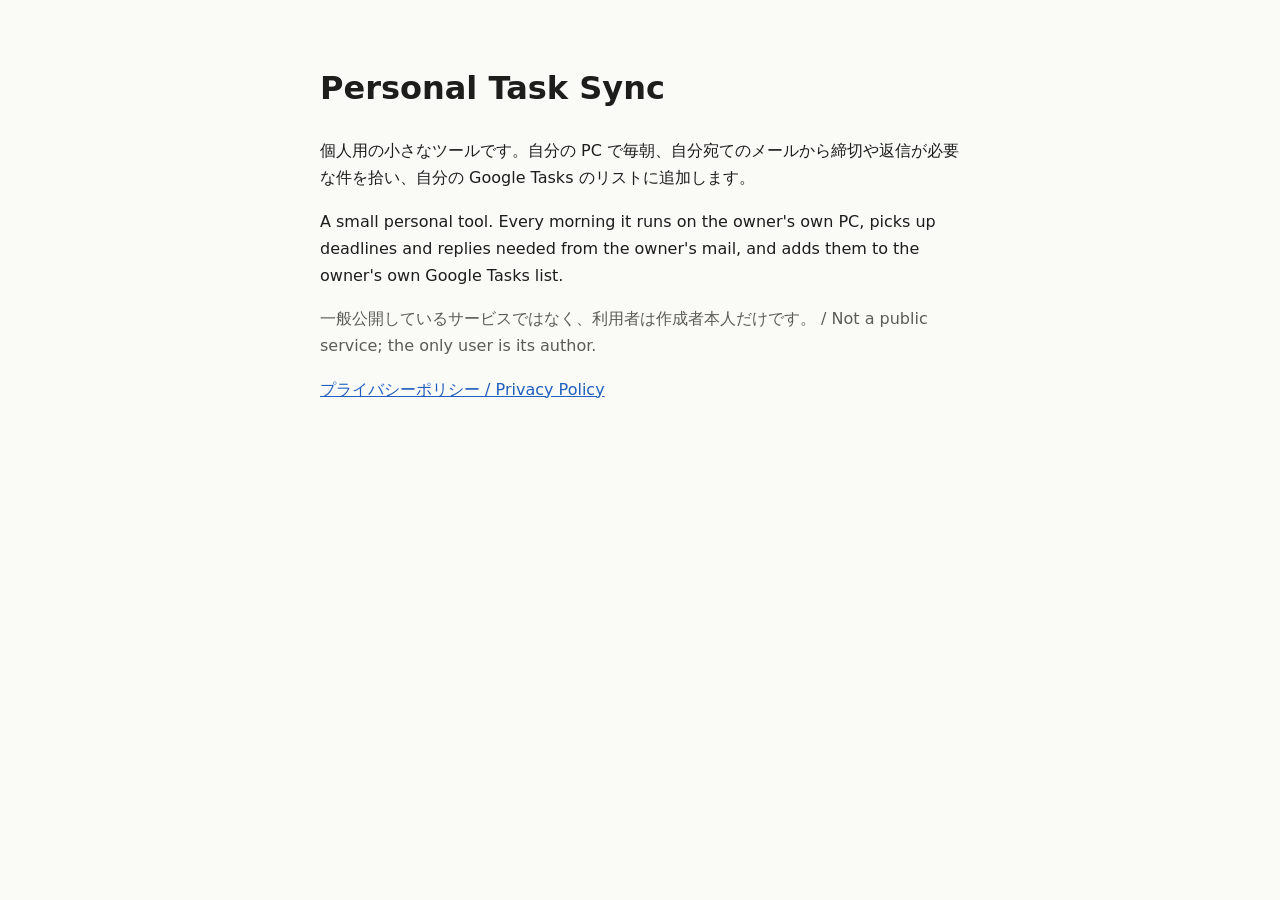
<file: index.html>
<!doctype html>
<html lang="ja">
<head>
<meta charset="utf-8">
<meta name="viewport" content="width=device-width, initial-scale=1">
<title>Personal Task Sync</title>
<style>
  :root { --bg: #fafaf7; --fg: #1d1d1b; --muted: #5c5c57; --link: #1f5fbf; }
  @media (prefers-color-scheme: dark) { :root { --bg: #181817; --fg: #ececea; --muted: #a5a5a0; --link: #8ab4f8; } }
  body { margin: 0; background: var(--bg); color: var(--fg); font: 16px/1.7 system-ui, sans-serif; }
  main { max-width: 640px; margin: 0 auto; padding: 40px 16px; }
  p.muted { color: var(--muted); }
  a { color: var(--link); }
</style>
</head>
<body>
<main>
  <h1>Personal Task Sync</h1>
  <p>個人用の小さなツールです。自分の PC で毎朝、自分宛てのメールから締切や返信が必要な件を拾い、自分の Google Tasks のリストに追加します。</p>
  <p>A small personal tool. Every morning it runs on the owner's own PC, picks up deadlines and replies needed from the owner's mail, and adds them to the owner's own Google Tasks list.</p>
  <p class="muted">一般公開しているサービスではなく、利用者は作成者本人だけです。 / Not a public service; the only user is its author.</p>
  <p><a href="privacy.html">プライバシーポリシー / Privacy Policy</a></p>
</main>
</body>
</html>
</file>
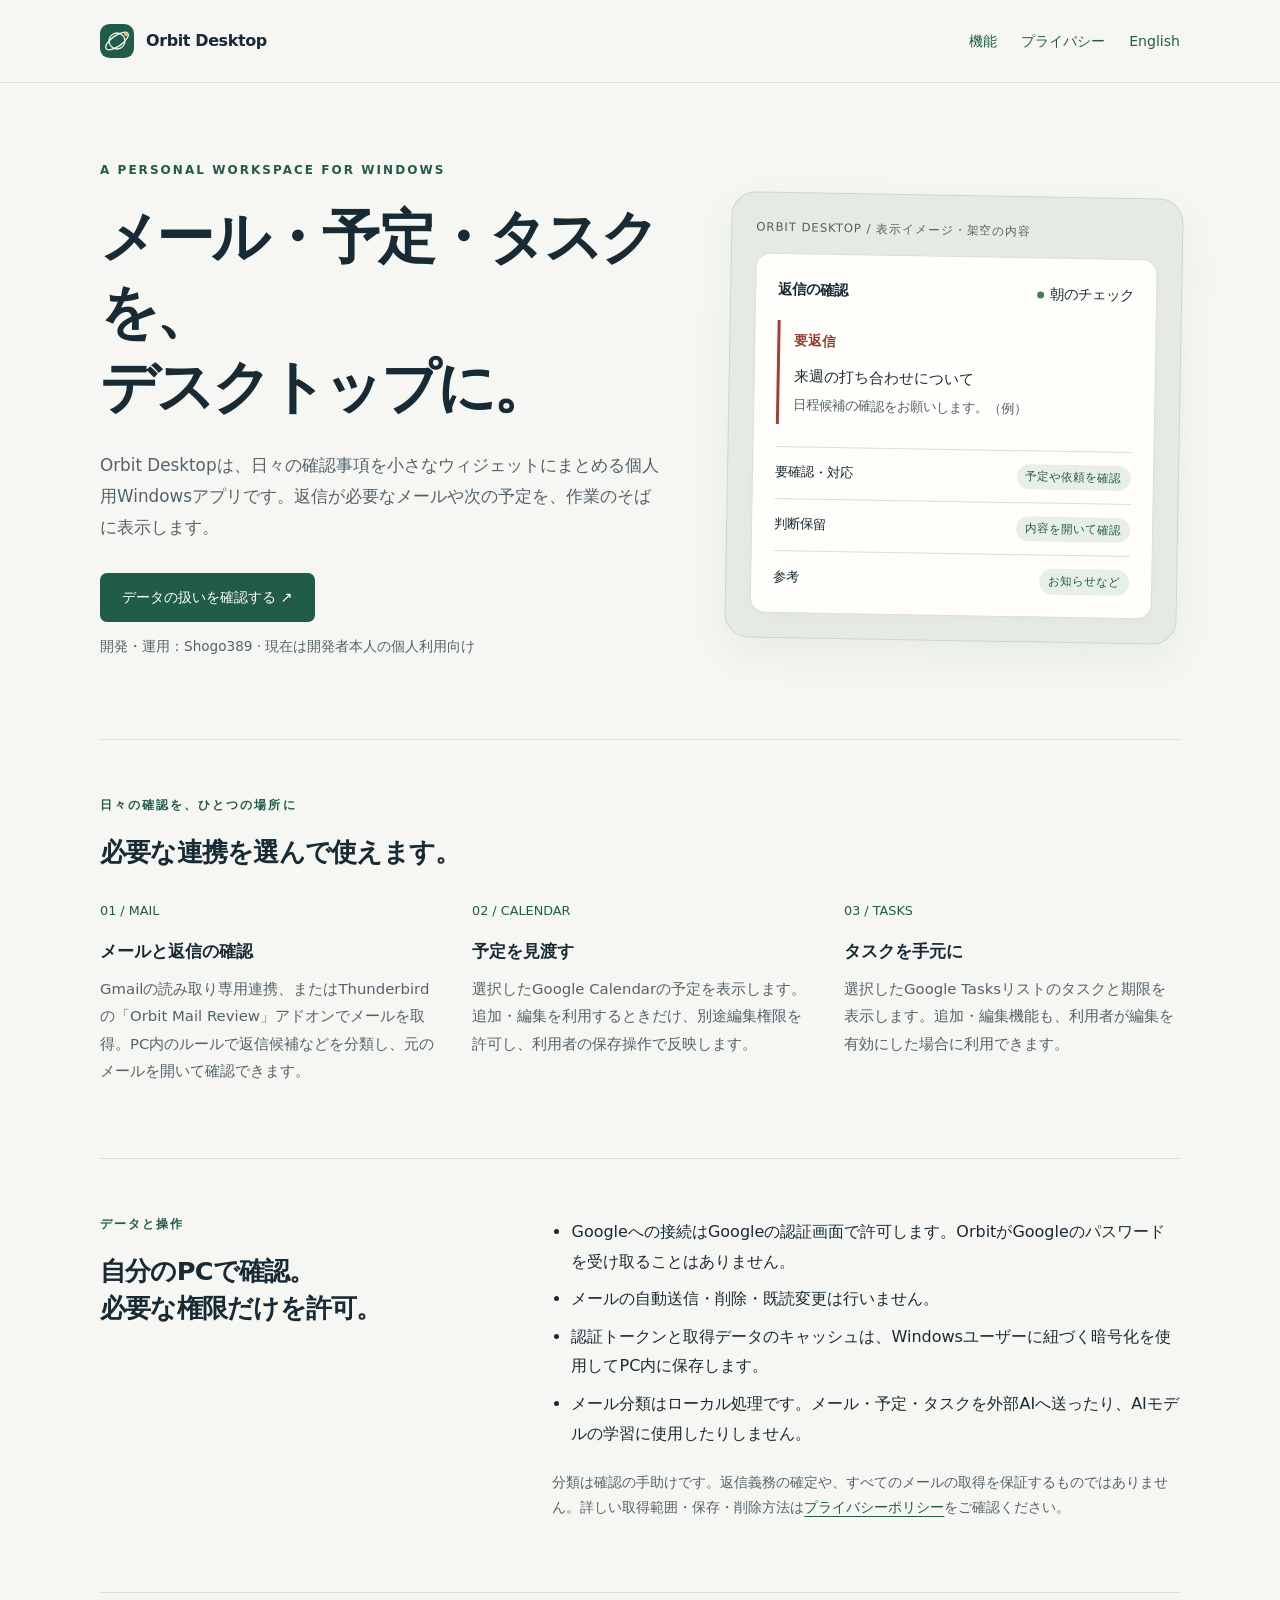
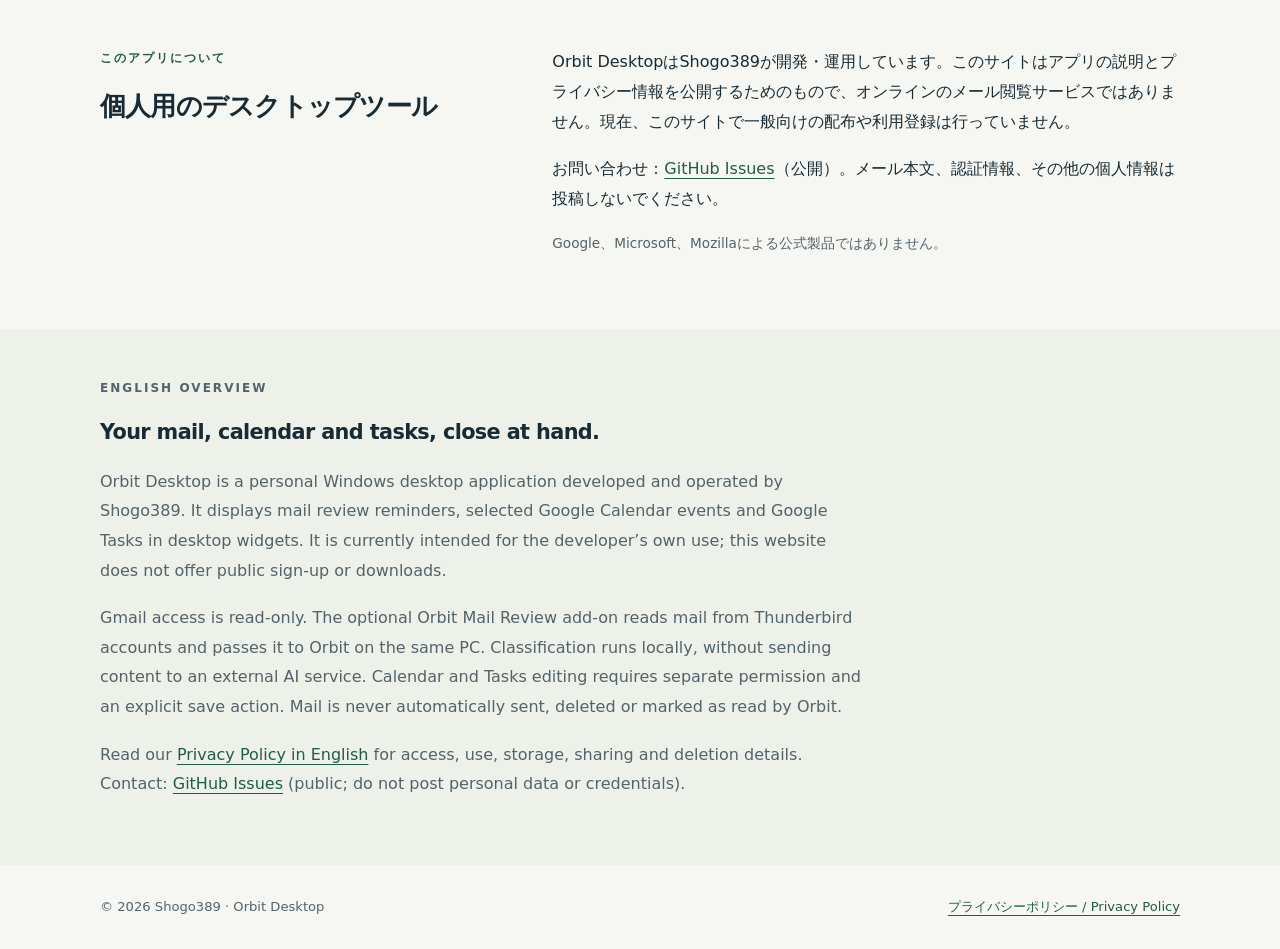
<file: orbit-desktop/index.html>
<!doctype html>
<html lang="ja">
<head>
  <meta charset="utf-8">
  <meta name="viewport" content="width=device-width, initial-scale=1">
  <meta name="description" content="Orbit Desktopは、メールの返信確認、予定、タスクをWindowsデスクトップにまとめる個人用アプリです。機能とGoogle連携時のデータの扱いをご案内します。">
  <meta name="theme-color" content="#205c49">
  <title>Orbit Desktop — メール・予定・タスクを、デスクトップに。</title>
  <link rel="canonical" href="https://shogo389.github.io/orbit-desktop/">
  <link rel="icon" href="icon.svg" type="image/svg+xml">
  <link rel="stylesheet" href="styles.css">
</head>
<body>
<a class="skip" href="#main">本文へ移動</a>
<header><div class="wrap header-inner">
  <a class="brand" href="./"><img src="icon.svg" alt="" width="34" height="34">Orbit Desktop</a>
  <nav aria-label="メインナビゲーション"><a href="#features">機能</a><a href="privacy.html">プライバシー</a><a href="#english" lang="en">English</a></nav>
</div></header>
<main id="main">
  <div class="wrap">
    <section class="hero" aria-labelledby="hero-title">
      <div>
        <p class="eyebrow" lang="en">A personal workspace for Windows</p>
        <h1 id="hero-title">メール・予定・タスクを、<br>デスクトップに。</h1>
        <p class="lead">Orbit Desktopは、日々の確認事項を小さなウィジェットにまとめる個人用Windowsアプリです。返信が必要なメールや次の予定を、作業のそばに表示します。</p>
        <a class="button" href="privacy.html">データの扱いを確認する <span aria-hidden="true">↗</span></a>
        <p class="note">開発・運用：Shogo389 · 現在は開発者本人の個人利用向け</p>
      </div>
      <div class="preview" role="img" aria-label="架空の表示例：返信の確認ウィジェットに要返信のメールと要確認・判断保留の分類を表示">
        <div class="caption">ORBIT DESKTOP / 表示イメージ・架空の内容</div>
        <div class="widget">
          <div class="widget-head"><b>返信の確認</b><span><span class="dot"></span>朝のチェック</span></div>
          <div class="review"><strong>要返信</strong><p>来週の打ち合わせについて</p><small>日程候補の確認をお願いします。（例）</small></div>
          <div class="row"><span>要確認・対応</span><span class="badge">予定や依頼を確認</span></div>
          <div class="row"><span>判断保留</span><span class="badge">内容を開いて確認</span></div>
          <div class="row"><span>参考</span><span class="badge">お知らせなど</span></div>
        </div>
      </div>
    </section>
    <section class="section" id="features" aria-labelledby="features-title">
      <p class="eyebrow">日々の確認を、ひとつの場所に</p>
      <h2 id="features-title">必要な連携を選んで使えます。</h2>
      <div class="features">
        <div><p class="number">01 / MAIL</p><h3>メールと返信の確認</h3><p>Gmailの読み取り専用連携、またはThunderbirdの「Orbit Mail Review」アドオンでメールを取得。PC内のルールで返信候補などを分類し、元のメールを開いて確認できます。</p></div>
        <div><p class="number">02 / CALENDAR</p><h3>予定を見渡す</h3><p>選択したGoogle Calendarの予定を表示します。追加・編集を利用するときだけ、別途編集権限を許可し、利用者の保存操作で反映します。</p></div>
        <div><p class="number">03 / TASKS</p><h3>タスクを手元に</h3><p>選択したGoogle Tasksリストのタスクと期限を表示します。追加・編集機能も、利用者が編集を有効にした場合に利用できます。</p></div>
      </div>
    </section>
    <section class="section split" aria-labelledby="data-title">
      <div><p class="eyebrow">データと操作</p><h2 id="data-title">自分のPCで確認。<br>必要な権限だけを許可。</h2></div>
      <div><ul class="plain-list">
        <li>Googleへの接続はGoogleの認証画面で許可します。OrbitがGoogleのパスワードを受け取ることはありません。</li>
        <li>メールの自動送信・削除・既読変更は行いません。</li>
        <li>認証トークンと取得データのキャッシュは、Windowsユーザーに紐づく暗号化を使用してPC内に保存します。</li>
        <li>メール分類はローカル処理です。メール・予定・タスクを外部AIへ送ったり、AIモデルの学習に使用したりしません。</li>
      </ul><p class="note" style="margin-top:18px">分類は確認の手助けです。返信義務の確定や、すべてのメールの取得を保証するものではありません。詳しい取得範囲・保存・削除方法は<a href="privacy.html">プライバシーポリシー</a>をご確認ください。</p></div>
    </section>
    <section class="section split" aria-labelledby="about-title">
      <div><p class="eyebrow">このアプリについて</p><h2 id="about-title">個人用のデスクトップツール</h2></div>
      <div><p>Orbit DesktopはShogo389が開発・運用しています。このサイトはアプリの説明とプライバシー情報を公開するためのもので、オンラインのメール閲覧サービスではありません。現在、このサイトで一般向けの配布や利用登録は行っていません。</p><p>お問い合わせ：<a href="https://github.com/Shogo389/shogo389.github.io/issues">GitHub Issues</a>（公開）。メール本文、認証情報、その他の個人情報は投稿しないでください。</p><p class="note">Google、Microsoft、Mozillaによる公式製品ではありません。</p></div>
    </section>
  </div>
  <section class="english" id="english" lang="en" aria-labelledby="english-title"><div class="wrap">
    <p class="eyebrow">English overview</p><h2 id="english-title">Your mail, calendar and tasks, close at hand.</h2>
    <p>Orbit Desktop is a personal Windows desktop application developed and operated by Shogo389. It displays mail review reminders, selected Google Calendar events and Google Tasks in desktop widgets. It is currently intended for the developer’s own use; this website does not offer public sign-up or downloads.</p>
    <p>Gmail access is read-only. The optional Orbit Mail Review add-on reads mail from Thunderbird accounts and passes it to Orbit on the same PC. Classification runs locally, without sending content to an external AI service. Calendar and Tasks editing requires separate permission and an explicit save action. Mail is never automatically sent, deleted or marked as read by Orbit.</p>
    <p>Read our <a href="privacy.html#english">Privacy Policy in English</a> for access, use, storage, sharing and deletion details. Contact: <a href="https://github.com/Shogo389/shogo389.github.io/issues">GitHub Issues</a> (public; do not post personal data or credentials).</p>
  </div></section>
</main>
<footer><div class="wrap footer-inner"><p>© 2026 Shogo389 · Orbit Desktop</p><p><a href="privacy.html">プライバシーポリシー / Privacy Policy</a></p></div></footer>
</body>
</html>
</file>
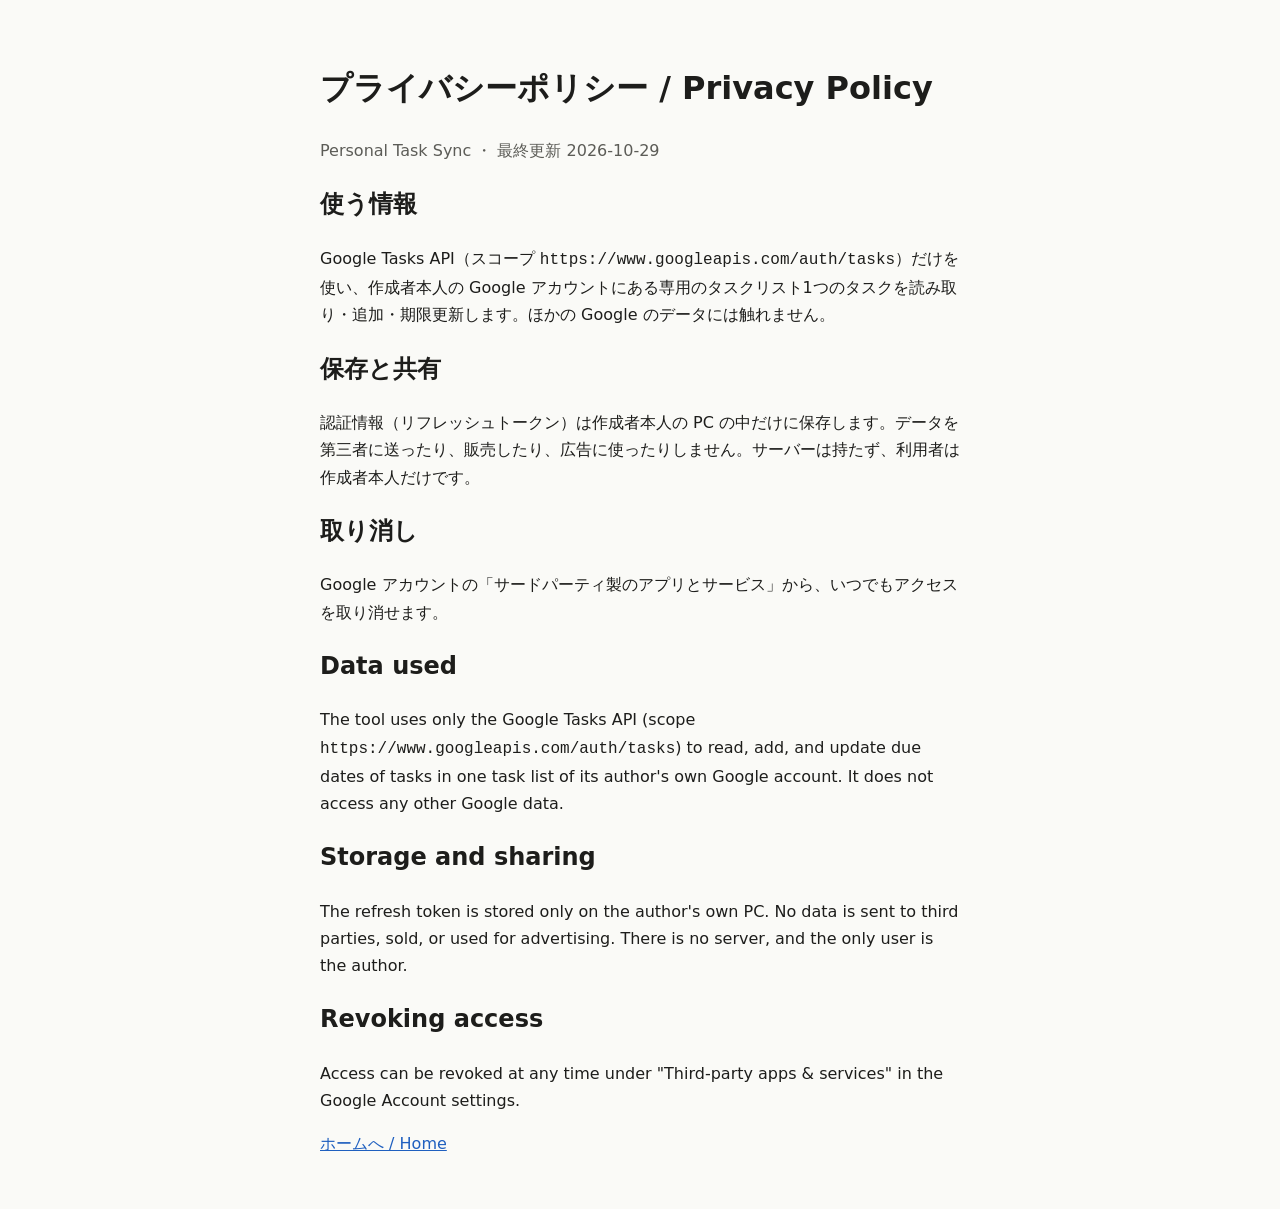
<file: privacy.html>
<!doctype html>
<html lang="ja">
<head>
<meta charset="utf-8">
<meta name="viewport" content="width=device-width, initial-scale=1">
<title>Privacy Policy</title>
<style>
  :root { --bg: #fafaf7; --fg: #1d1d1b; --muted: #5c5c57; --link: #1f5fbf; }
  @media (prefers-color-scheme: dark) { :root { --bg: #181817; --fg: #ececea; --muted: #a5a5a0; --link: #8ab4f8; } }
  body { margin: 0; background: var(--bg); color: var(--fg); font: 16px/1.7 system-ui, sans-serif; }
  main { max-width: 640px; margin: 0 auto; padding: 40px 16px; }
  p.muted { color: var(--muted); }
  a { color: var(--link); }
</style>
</head>
<body>
<main>
  <h1>プライバシーポリシー / Privacy Policy</h1>
  <p class="muted">Personal Task Sync ・ 最終更新 2026-10-29</p>

  <h2>使う情報</h2>
  <p>Google Tasks API（スコープ <code>https://www.googleapis.com/auth/tasks</code>）だけを使い、作成者本人の Google アカウントにある専用のタスクリスト1つのタスクを読み取り・追加・期限更新します。ほかの Google のデータには触れません。</p>
  <h2>保存と共有</h2>
  <p>認証情報（リフレッシュトークン）は作成者本人の PC の中だけに保存します。データを第三者に送ったり、販売したり、広告に使ったりしません。サーバーは持たず、利用者は作成者本人だけです。</p>
  <h2>取り消し</h2>
  <p>Google アカウントの「サードパーティ製のアプリとサービス」から、いつでもアクセスを取り消せます。</p>

  <h2>Data used</h2>
  <p>The tool uses only the Google Tasks API (scope <code>https://www.googleapis.com/auth/tasks</code>) to read, add, and update due dates of tasks in one task list of its author's own Google account. It does not access any other Google data.</p>
  <h2>Storage and sharing</h2>
  <p>The refresh token is stored only on the author's own PC. No data is sent to third parties, sold, or used for advertising. There is no server, and the only user is the author.</p>
  <h2>Revoking access</h2>
  <p>Access can be revoked at any time under "Third-party apps &amp; services" in the Google Account settings.</p>

  <p><a href="./">ホームへ / Home</a></p>
</main>
</body>
</html>
</file>
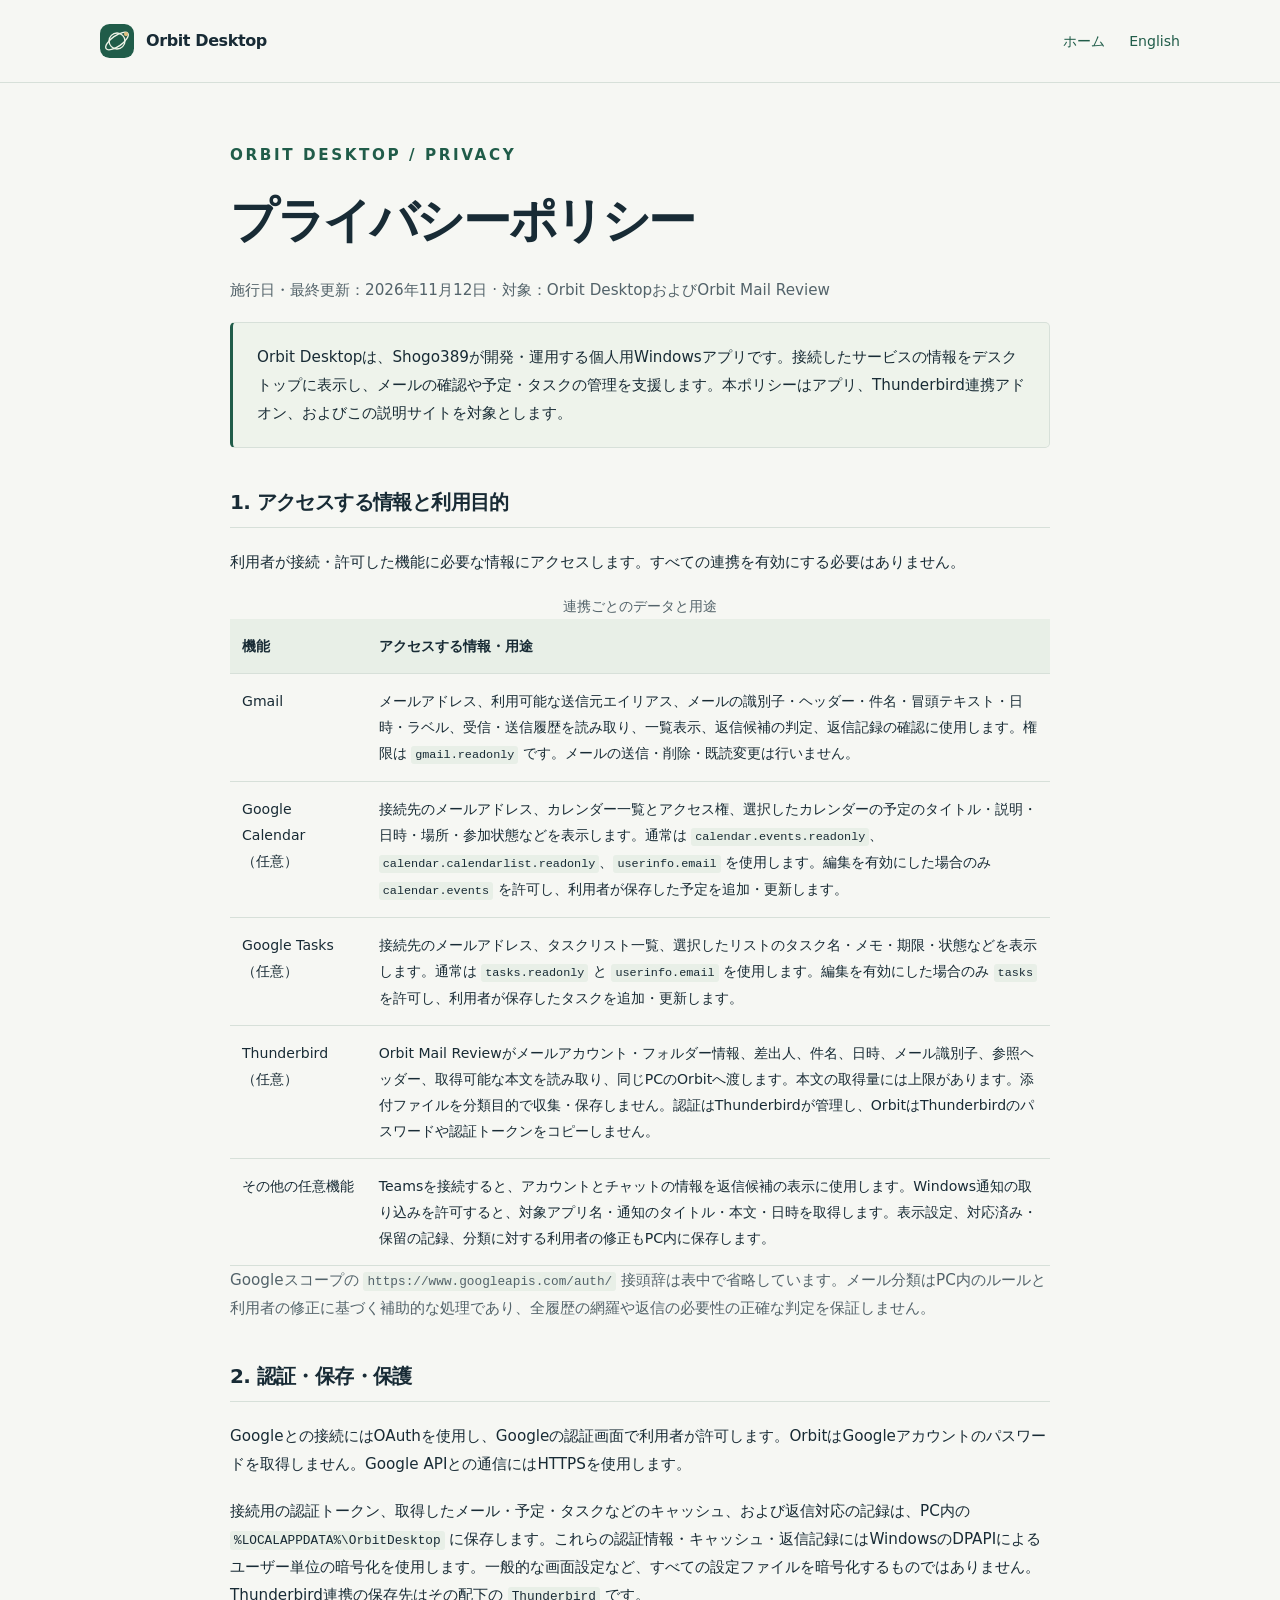
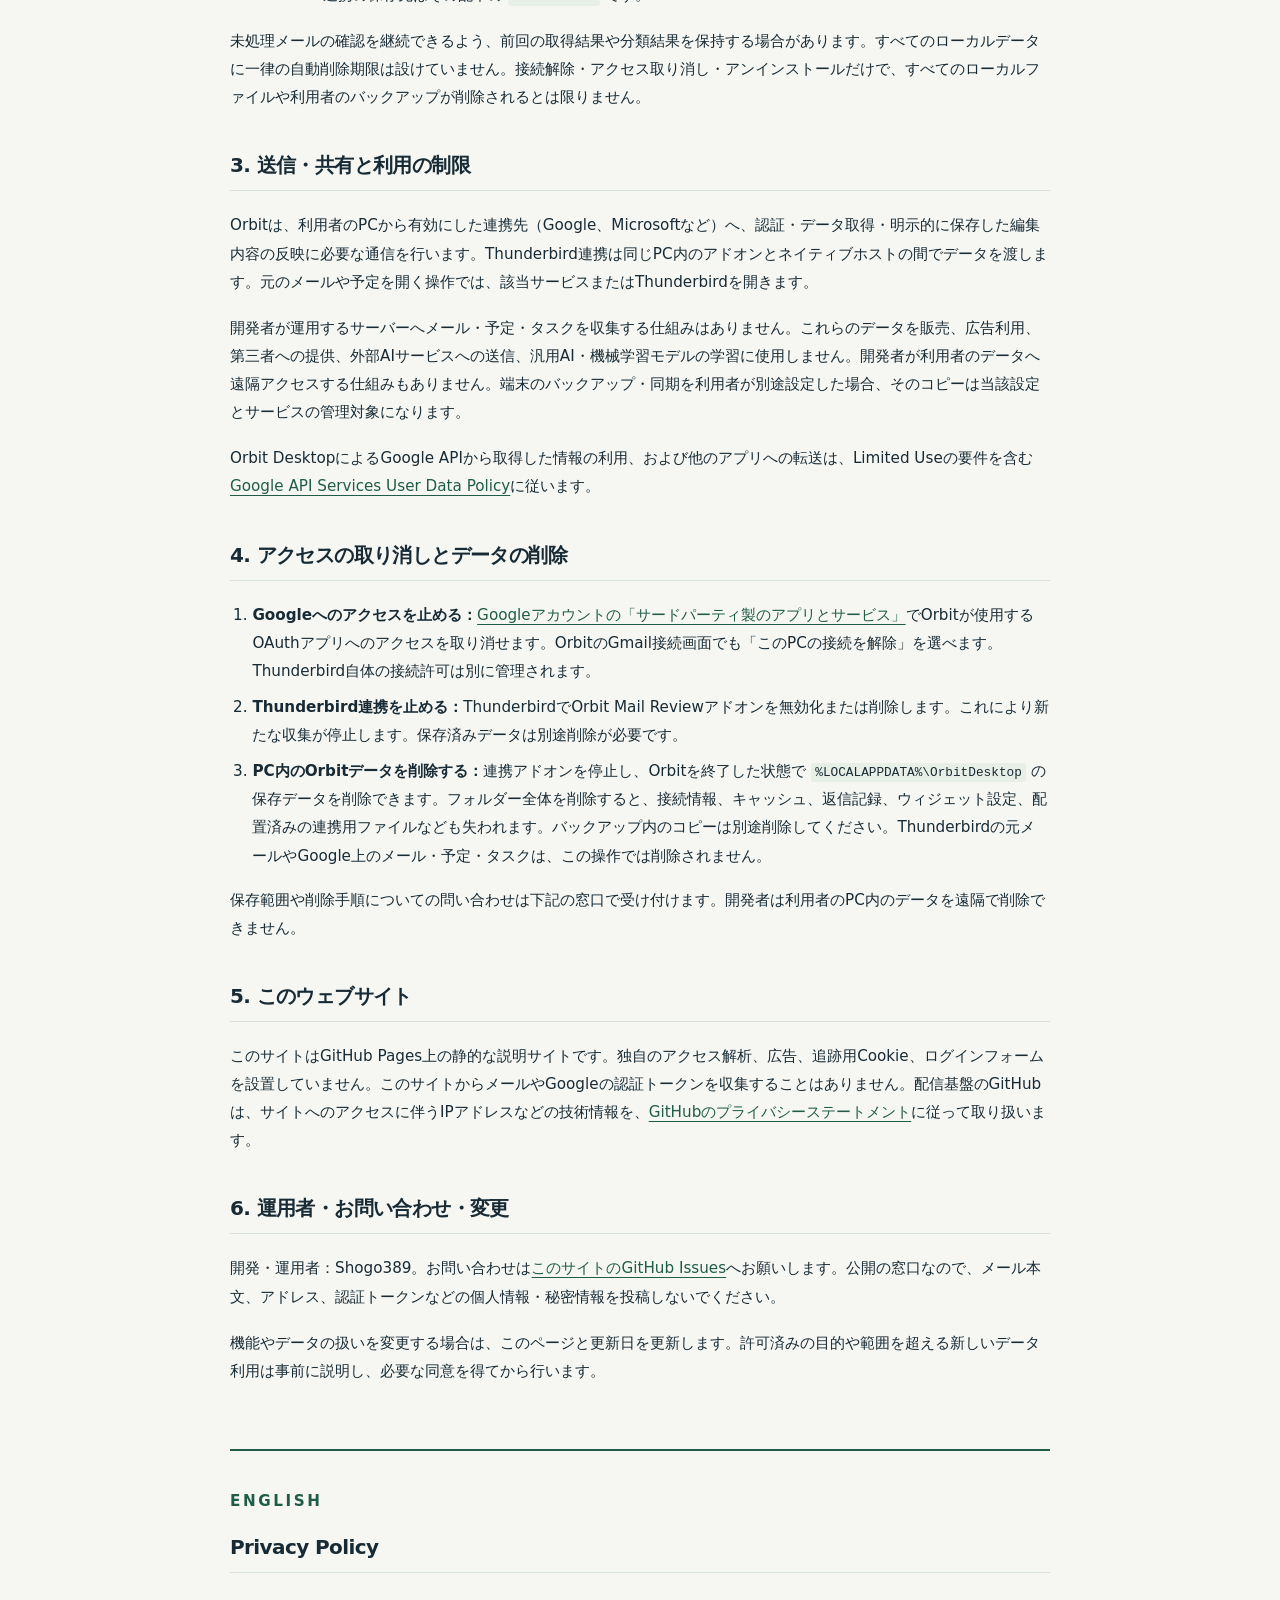
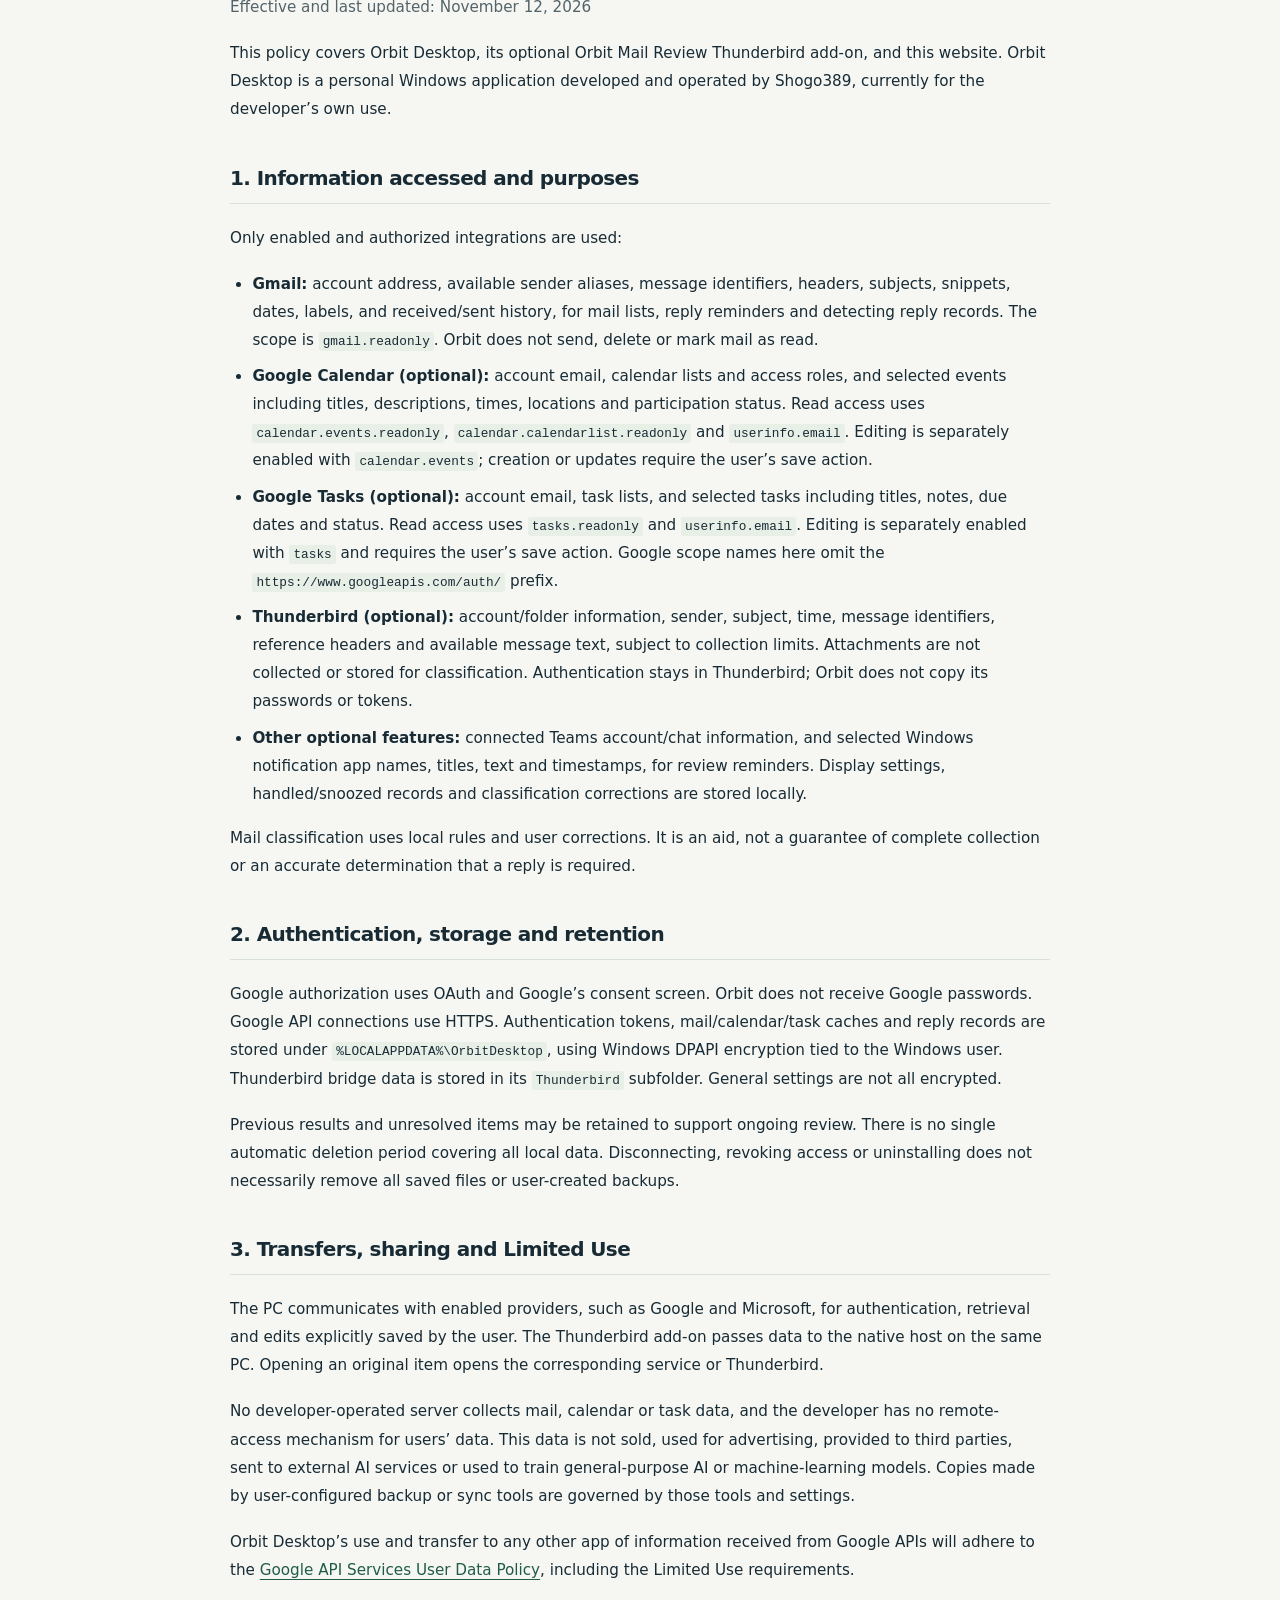
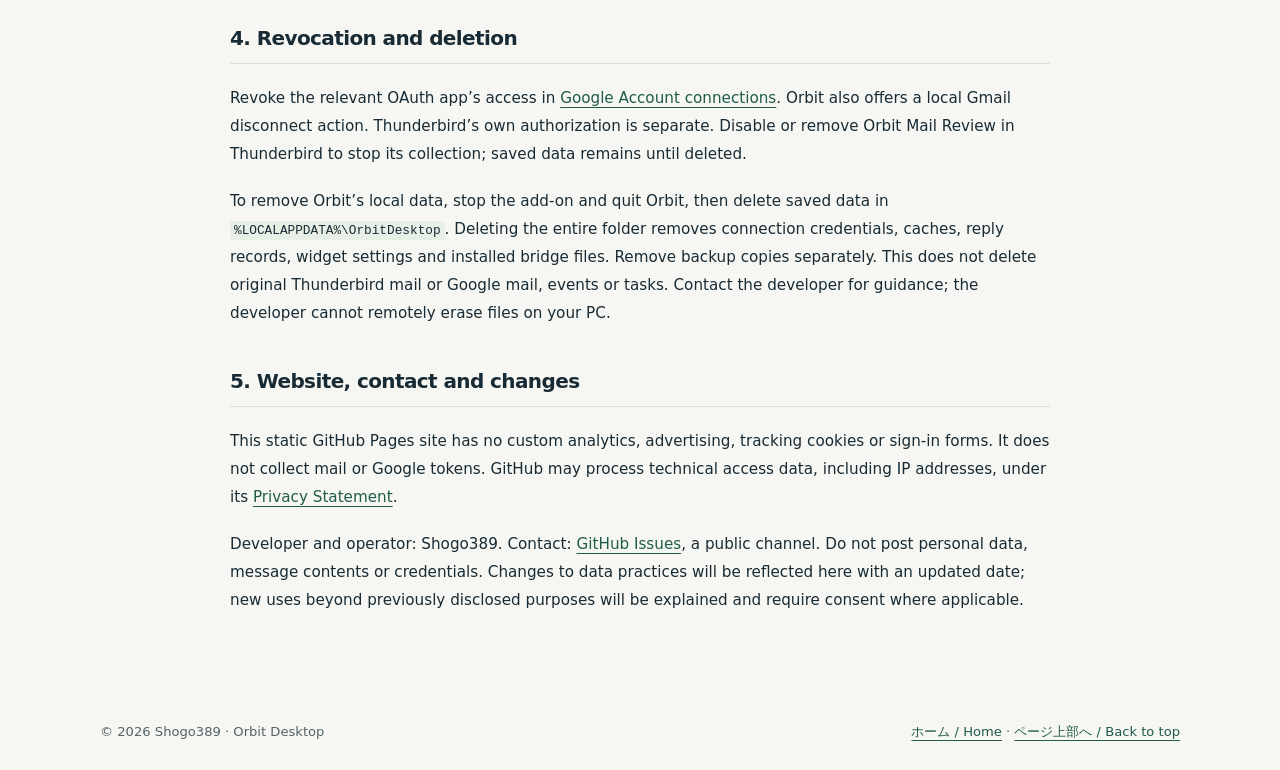
<file: orbit-desktop/privacy.html>
<!doctype html>
<html lang="ja">
<head>
  <meta charset="utf-8">
  <meta name="viewport" content="width=device-width, initial-scale=1">
  <meta name="description" content="Orbit Desktopのプライバシーポリシー。Google・Thunderbird連携でアクセスするデータ、利用目的、ローカル保存、共有、アクセス取り消しと削除について。">
  <meta name="theme-color" content="#205c49">
  <title>プライバシーポリシー / Privacy Policy — Orbit Desktop</title>
  <link rel="canonical" href="https://shogo389.github.io/orbit-desktop/privacy.html">
  <link rel="icon" href="icon.svg" type="image/svg+xml">
  <link rel="stylesheet" href="styles.css">
</head>
<body>
<a class="skip" href="#main">本文へ移動</a>
<header><div class="wrap header-inner"><a class="brand" href="./"><img src="icon.svg" alt="" width="34" height="34">Orbit Desktop</a><nav aria-label="メインナビゲーション"><a href="./">ホーム</a><a href="#english" lang="en">English</a></nav></div></header>
<main id="main" class="wrap document">
  <p class="eyebrow">Orbit Desktop / Privacy</p>
  <h1>プライバシーポリシー</h1>
  <p class="note">施行日・最終更新：2026年11月12日 · 対象：Orbit DesktopおよびOrbit Mail Review</p>
  <div class="callout"><p>Orbit Desktopは、Shogo389が開発・運用する個人用Windowsアプリです。接続したサービスの情報をデスクトップに表示し、メールの確認や予定・タスクの管理を支援します。本ポリシーはアプリ、Thunderbird連携アドオン、およびこの説明サイトを対象とします。</p></div>
  <section aria-labelledby="access"><h2 id="access">1. アクセスする情報と利用目的</h2>
    <p>利用者が接続・許可した機能に必要な情報にアクセスします。すべての連携を有効にする必要はありません。</p>
    <div class="table-scroll"><table><caption class="note">連携ごとのデータと用途</caption><thead><tr><th scope="col">機能</th><th scope="col">アクセスする情報・用途</th></tr></thead><tbody>
      <tr><td>Gmail</td><td>メールアドレス、利用可能な送信元エイリアス、メールの識別子・ヘッダー・件名・冒頭テキスト・日時・ラベル、受信・送信履歴を読み取り、一覧表示、返信候補の判定、返信記録の確認に使用します。権限は <code>gmail.readonly</code> です。メールの送信・削除・既読変更は行いません。</td></tr>
      <tr><td>Google Calendar<br>（任意）</td><td>接続先のメールアドレス、カレンダー一覧とアクセス権、選択したカレンダーの予定のタイトル・説明・日時・場所・参加状態などを表示します。通常は <code>calendar.events.readonly</code>、<code>calendar.calendarlist.readonly</code>、<code>userinfo.email</code> を使用します。編集を有効にした場合のみ <code>calendar.events</code> を許可し、利用者が保存した予定を追加・更新します。</td></tr>
      <tr><td>Google Tasks<br>（任意）</td><td>接続先のメールアドレス、タスクリスト一覧、選択したリストのタスク名・メモ・期限・状態などを表示します。通常は <code>tasks.readonly</code> と <code>userinfo.email</code> を使用します。編集を有効にした場合のみ <code>tasks</code> を許可し、利用者が保存したタスクを追加・更新します。</td></tr>
      <tr><td>Thunderbird<br>（任意）</td><td>Orbit Mail Reviewがメールアカウント・フォルダー情報、差出人、件名、日時、メール識別子、参照ヘッダー、取得可能な本文を読み取り、同じPCのOrbitへ渡します。本文の取得量には上限があります。添付ファイルを分類目的で収集・保存しません。認証はThunderbirdが管理し、OrbitはThunderbirdのパスワードや認証トークンをコピーしません。</td></tr>
      <tr><td>その他の任意機能</td><td>Teamsを接続すると、アカウントとチャットの情報を返信候補の表示に使用します。Windows通知の取り込みを許可すると、対象アプリ名・通知のタイトル・本文・日時を取得します。表示設定、対応済み・保留の記録、分類に対する利用者の修正もPC内に保存します。</td></tr>
    </tbody></table></div>
    <p class="note">Googleスコープの <code>https://www.googleapis.com/auth/</code> 接頭辞は表中で省略しています。メール分類はPC内のルールと利用者の修正に基づく補助的な処理であり、全履歴の網羅や返信の必要性の正確な判定を保証しません。</p>
  </section>
  <section><h2>2. 認証・保存・保護</h2>
    <p>Googleとの接続にはOAuthを使用し、Googleの認証画面で利用者が許可します。OrbitはGoogleアカウントのパスワードを取得しません。Google APIとの通信にはHTTPSを使用します。</p>
    <p>接続用の認証トークン、取得したメール・予定・タスクなどのキャッシュ、および返信対応の記録は、PC内の <code>%LOCALAPPDATA%\OrbitDesktop</code> に保存します。これらの認証情報・キャッシュ・返信記録にはWindowsのDPAPIによるユーザー単位の暗号化を使用します。一般的な画面設定など、すべての設定ファイルを暗号化するものではありません。Thunderbird連携の保存先はその配下の <code>Thunderbird</code> です。</p>
    <p>未処理メールの確認を継続できるよう、前回の取得結果や分類結果を保持する場合があります。すべてのローカルデータに一律の自動削除期限は設けていません。接続解除・アクセス取り消し・アンインストールだけで、すべてのローカルファイルや利用者のバックアップが削除されるとは限りません。</p>
  </section>
  <section><h2>3. 送信・共有と利用の制限</h2>
    <p>Orbitは、利用者のPCから有効にした連携先（Google、Microsoftなど）へ、認証・データ取得・明示的に保存した編集内容の反映に必要な通信を行います。Thunderbird連携は同じPC内のアドオンとネイティブホストの間でデータを渡します。元のメールや予定を開く操作では、該当サービスまたはThunderbirdを開きます。</p>
    <p>開発者が運用するサーバーへメール・予定・タスクを収集する仕組みはありません。これらのデータを販売、広告利用、第三者への提供、外部AIサービスへの送信、汎用AI・機械学習モデルの学習に使用しません。開発者が利用者のデータへ遠隔アクセスする仕組みもありません。端末のバックアップ・同期を利用者が別途設定した場合、そのコピーは当該設定とサービスの管理対象になります。</p>
    <p>Orbit DesktopによるGoogle APIから取得した情報の利用、および他のアプリへの転送は、Limited Useの要件を含む<a href="https://developers.google.com/terms/api-services-user-data-policy">Google API Services User Data Policy</a>に従います。</p>
  </section>
  <section><h2>4. アクセスの取り消しとデータの削除</h2>
    <ol>
      <li><strong>Googleへのアクセスを止める：</strong><a href="https://myaccount.google.com/connections">Googleアカウントの「サードパーティ製のアプリとサービス」</a>でOrbitが使用するOAuthアプリへのアクセスを取り消せます。OrbitのGmail接続画面でも「このPCの接続を解除」を選べます。Thunderbird自体の接続許可は別に管理されます。</li>
      <li><strong>Thunderbird連携を止める：</strong>ThunderbirdでOrbit Mail Reviewアドオンを無効化または削除します。これにより新たな収集が停止します。保存済みデータは別途削除が必要です。</li>
      <li><strong>PC内のOrbitデータを削除する：</strong>連携アドオンを停止し、Orbitを終了した状態で <code>%LOCALAPPDATA%\OrbitDesktop</code> の保存データを削除できます。フォルダー全体を削除すると、接続情報、キャッシュ、返信記録、ウィジェット設定、配置済みの連携用ファイルなども失われます。バックアップ内のコピーは別途削除してください。Thunderbirdの元メールやGoogle上のメール・予定・タスクは、この操作では削除されません。</li>
    </ol>
    <p>保存範囲や削除手順についての問い合わせは下記の窓口で受け付けます。開発者は利用者のPC内のデータを遠隔で削除できません。</p>
  </section>
  <section><h2>5. このウェブサイト</h2>
    <p>このサイトはGitHub Pages上の静的な説明サイトです。独自のアクセス解析、広告、追跡用Cookie、ログインフォームを設置していません。このサイトからメールやGoogleの認証トークンを収集することはありません。配信基盤のGitHubは、サイトへのアクセスに伴うIPアドレスなどの技術情報を、<a href="https://docs.github.com/en/site-policy/privacy-policies/github-general-privacy-statement">GitHubのプライバシーステートメント</a>に従って取り扱います。</p>
  </section>
  <section><h2>6. 運用者・お問い合わせ・変更</h2>
    <p>開発・運用者：Shogo389。お問い合わせは<a href="https://github.com/Shogo389/shogo389.github.io/issues">このサイトのGitHub Issues</a>へお願いします。公開の窓口なので、メール本文、アドレス、認証トークンなどの個人情報・秘密情報を投稿しないでください。</p>
    <p>機能やデータの扱いを変更する場合は、このページと更新日を更新します。許可済みの目的や範囲を超える新しいデータ利用は事前に説明し、必要な同意を得てから行います。</p>
  </section>
  <div id="english" class="lang-divider" lang="en">
    <p class="eyebrow">English</p><h2>Privacy Policy</h2><p class="note">Effective and last updated: November 12, 2026</p>
    <p>This policy covers Orbit Desktop, its optional Orbit Mail Review Thunderbird add-on, and this website. Orbit Desktop is a personal Windows application developed and operated by Shogo389, currently for the developer’s own use.</p>
    <section><h2>1. Information accessed and purposes</h2>
      <p>Only enabled and authorized integrations are used:</p>
      <ul>
        <li><strong>Gmail:</strong> account address, available sender aliases, message identifiers, headers, subjects, snippets, dates, labels, and received/sent history, for mail lists, reply reminders and detecting reply records. The scope is <code>gmail.readonly</code>. Orbit does not send, delete or mark mail as read.</li>
        <li><strong>Google Calendar (optional):</strong> account email, calendar lists and access roles, and selected events including titles, descriptions, times, locations and participation status. Read access uses <code>calendar.events.readonly</code>, <code>calendar.calendarlist.readonly</code> and <code>userinfo.email</code>. Editing is separately enabled with <code>calendar.events</code>; creation or updates require the user’s save action.</li>
        <li><strong>Google Tasks (optional):</strong> account email, task lists, and selected tasks including titles, notes, due dates and status. Read access uses <code>tasks.readonly</code> and <code>userinfo.email</code>. Editing is separately enabled with <code>tasks</code> and requires the user’s save action. Google scope names here omit the <code>https://www.googleapis.com/auth/</code> prefix.</li>
        <li><strong>Thunderbird (optional):</strong> account/folder information, sender, subject, time, message identifiers, reference headers and available message text, subject to collection limits. Attachments are not collected or stored for classification. Authentication stays in Thunderbird; Orbit does not copy its passwords or tokens.</li>
        <li><strong>Other optional features:</strong> connected Teams account/chat information, and selected Windows notification app names, titles, text and timestamps, for review reminders. Display settings, handled/snoozed records and classification corrections are stored locally.</li>
      </ul><p>Mail classification uses local rules and user corrections. It is an aid, not a guarantee of complete collection or an accurate determination that a reply is required.</p>
    </section>
    <section><h2>2. Authentication, storage and retention</h2>
      <p>Google authorization uses OAuth and Google’s consent screen. Orbit does not receive Google passwords. Google API connections use HTTPS. Authentication tokens, mail/calendar/task caches and reply records are stored under <code>%LOCALAPPDATA%\OrbitDesktop</code>, using Windows DPAPI encryption tied to the Windows user. Thunderbird bridge data is stored in its <code>Thunderbird</code> subfolder. General settings are not all encrypted.</p>
      <p>Previous results and unresolved items may be retained to support ongoing review. There is no single automatic deletion period covering all local data. Disconnecting, revoking access or uninstalling does not necessarily remove all saved files or user-created backups.</p>
    </section>
    <section><h2>3. Transfers, sharing and Limited Use</h2>
      <p>The PC communicates with enabled providers, such as Google and Microsoft, for authentication, retrieval and edits explicitly saved by the user. The Thunderbird add-on passes data to the native host on the same PC. Opening an original item opens the corresponding service or Thunderbird.</p>
      <p>No developer-operated server collects mail, calendar or task data, and the developer has no remote-access mechanism for users’ data. This data is not sold, used for advertising, provided to third parties, sent to external AI services or used to train general-purpose AI or machine-learning models. Copies made by user-configured backup or sync tools are governed by those tools and settings.</p>
      <p>Orbit Desktop’s use and transfer to any other app of information received from Google APIs will adhere to the <a href="https://developers.google.com/terms/api-services-user-data-policy">Google API Services User Data Policy</a>, including the Limited Use requirements.</p>
    </section>
    <section><h2>4. Revocation and deletion</h2>
      <p>Revoke the relevant OAuth app’s access in <a href="https://myaccount.google.com/connections">Google Account connections</a>. Orbit also offers a local Gmail disconnect action. Thunderbird’s own authorization is separate. Disable or remove Orbit Mail Review in Thunderbird to stop its collection; saved data remains until deleted.</p>
      <p>To remove Orbit’s local data, stop the add-on and quit Orbit, then delete saved data in <code>%LOCALAPPDATA%\OrbitDesktop</code>. Deleting the entire folder removes connection credentials, caches, reply records, widget settings and installed bridge files. Remove backup copies separately. This does not delete original Thunderbird mail or Google mail, events or tasks. Contact the developer for guidance; the developer cannot remotely erase files on your PC.</p>
    </section>
    <section><h2>5. Website, contact and changes</h2>
      <p>This static GitHub Pages site has no custom analytics, advertising, tracking cookies or sign-in forms. It does not collect mail or Google tokens. GitHub may process technical access data, including IP addresses, under its <a href="https://docs.github.com/en/site-policy/privacy-policies/github-general-privacy-statement">Privacy Statement</a>.</p>
      <p>Developer and operator: Shogo389. Contact: <a href="https://github.com/Shogo389/shogo389.github.io/issues">GitHub Issues</a>, a public channel. Do not post personal data, message contents or credentials. Changes to data practices will be reflected here with an updated date; new uses beyond previously disclosed purposes will be explained and require consent where applicable.</p>
    </section>
  </div>
</main>
<footer><div class="wrap footer-inner"><p>© 2026 Shogo389 · Orbit Desktop</p><p><a href="./">ホーム / Home</a> · <a href="#main">ページ上部へ / Back to top</a></p></div></footer>
</body>
</html>
</file>
<file: orbit-desktop/styles.css>
:root{color-scheme:light;--ink:#182b35;--muted:#53636a;--paper:#f6f7f3;--line:#d7e0d9;--accent:#205c49;--soft:#e8efe7;font-family:system-ui,-apple-system,"Segoe UI","Noto Sans JP",sans-serif;font-size:16px;line-height:1.85}*{box-sizing:border-box}html{scroll-behavior:smooth}body{margin:0;background:var(--paper);color:var(--ink)}a{color:var(--accent);text-underline-offset:4px}a:hover{text-decoration-thickness:2px}a:focus-visible{outline:3px solid #b46726;outline-offset:5px;border-radius:2px}.wrap{width:min(1080px,calc(100% - 48px));margin:auto}.skip{position:absolute;left:16px;top:-80px;background:white;padding:10px;z-index:3}.skip:focus{top:8px}header{border-bottom:1px solid var(--line)}.header-inner{display:flex;align-items:center;justify-content:space-between;gap:24px;padding:24px 0}.brand{display:flex;align-items:center;gap:12px;font-weight:700;text-decoration:none;color:var(--ink);letter-spacing:-.025em}.brand img{width:34px;height:34px}nav{display:flex;gap:24px;font-size:.88rem;flex-wrap:wrap}nav a{text-decoration:none}.eyebrow{color:var(--accent);font-size:.75rem;font-weight:700;letter-spacing:.17em;text-transform:uppercase}.hero{padding:76px 0 62px;display:grid;grid-template-columns:1.25fr 1fr;gap:64px;align-items:center}h1{font-size:clamp(2.2rem,4.6vw,3.6rem);line-height:1.3;letter-spacing:-.05em;margin:20px 0 24px;font-weight:650}h2{font-size:1.6rem;line-height:1.45;letter-spacing:-.03em;margin:0 0 20px}h3{font-size:1.05rem;line-height:1.5;margin:0 0 12px}p{margin:0 0 18px}.lead{color:var(--muted);font-size:1.05rem;max-width:42em}.button{display:inline-block;background:var(--accent);color:#fff;padding:11px 22px;border-radius:7px;text-decoration:none;font-size:.9rem;margin:12px 0}.note{font-size:.85rem;color:var(--muted)}.preview{background:#e5eae2;border:1px solid #ccd8cd;border-radius:24px;padding:24px;box-shadow:0 16px 42px #213b2510;transform:rotate(1deg)}.preview .caption{font-size:.73rem;color:#536356;letter-spacing:.08em;margin-bottom:14px}.widget{background:#fffefa;border:1px solid #dbe0d7;border-radius:15px;padding:22px;box-shadow:0 4px 12px #00000005}.widget-head{display:flex;justify-content:space-between;gap:16px;font-size:.9rem;margin-bottom:18px}.dot{display:inline-block;width:7px;height:7px;border-radius:50%;background:#497d5a;margin-right:6px}.review{border-left:3px solid #a44135;padding:5px 0 5px 14px;margin-bottom:22px}.review strong{color:#993b30;font-size:.85rem}.review p{margin:7px 0 0;font-size:.92rem}.review small{color:var(--muted)}.row{display:flex;align-items:center;justify-content:space-between;gap:16px;border-top:1px solid var(--line);padding:13px 0;font-size:.83rem}.row:last-child{padding-bottom:0}.badge{font-size:.72rem;background:var(--soft);padding:2px 9px;border-radius:20px;color:var(--accent);white-space:nowrap}.section{padding:54px 0;border-top:1px solid var(--line)}.features{display:grid;grid-template-columns:repeat(3,1fr);gap:36px;margin-top:28px}.features .number{font-size:.8rem;color:var(--accent);margin-bottom:16px}.features p{font-size:.93rem;color:var(--muted)}.split{display:grid;grid-template-columns:1fr 1.6fr;gap:60px}.plain-list{padding-left:1.2em;margin:0}.plain-list li{padding:4px 0}.english{background:#edf1ea}.english .wrap{padding-top:48px;padding-bottom:48px}.english h2{font-size:1.3rem}.english p{max-width:75ch;color:var(--muted)}footer{padding:30px 0;font-size:.82rem;color:var(--muted)}.footer-inner{display:flex;justify-content:space-between;gap:24px;flex-wrap:wrap}.footer-inner p{margin:0}.document{max-width:820px;padding:58px 0 36px}.document h1{font-size:clamp(2rem,4vw,3rem)}.document section{margin:40px 0}.document h2{font-size:1.25rem;padding-bottom:10px;border-bottom:1px solid var(--line)}.document p,.document li{font-size:.95rem}.document ul,.document ol{padding-left:1.4em}.document li{margin-bottom:8px}.document code{font-size:.84em;background:var(--soft);padding:2px 4px;border-radius:3px;overflow-wrap:anywhere}.callout{padding:20px 24px;border:1px solid var(--line);border-left:3px solid var(--accent);border-radius:5px;background:#eef3eb}.callout p:last-child{margin-bottom:0}.table-scroll{overflow-x:auto}table{width:100%;border-collapse:collapse;font-size:.88rem}th,td{text-align:left;vertical-align:top;padding:14px 12px;border-bottom:1px solid var(--line)}th{font-weight:600;background:var(--soft)}td:first-child{min-width:135px}td code{white-space:normal}.lang-divider{margin-top:64px!important;padding-top:36px;border-top:2px solid var(--accent)}@media(max-width:740px){.wrap{width:calc(100% - 36px)}.header-inner{align-items:flex-start;padding:18px 0;gap:14px}.brand{font-size:.92rem;white-space:nowrap}.brand img{width:26px;height:26px}nav{gap:10px 16px;font-size:.78rem;justify-content:flex-end}.hero{grid-template-columns:1fr;padding:42px 0;gap:32px}.preview{transform:none;padding:18px}.features{grid-template-columns:1fr;gap:22px}.features .number{margin-bottom:6px}.split{grid-template-columns:1fr;gap:16px}.section{padding:36px 0}.document{padding-top:34px}.footer-inner{gap:10px}.document h1{overflow-wrap:anywhere}}@media(prefers-reduced-motion:reduce){html{scroll-behavior:auto}}
</file>
